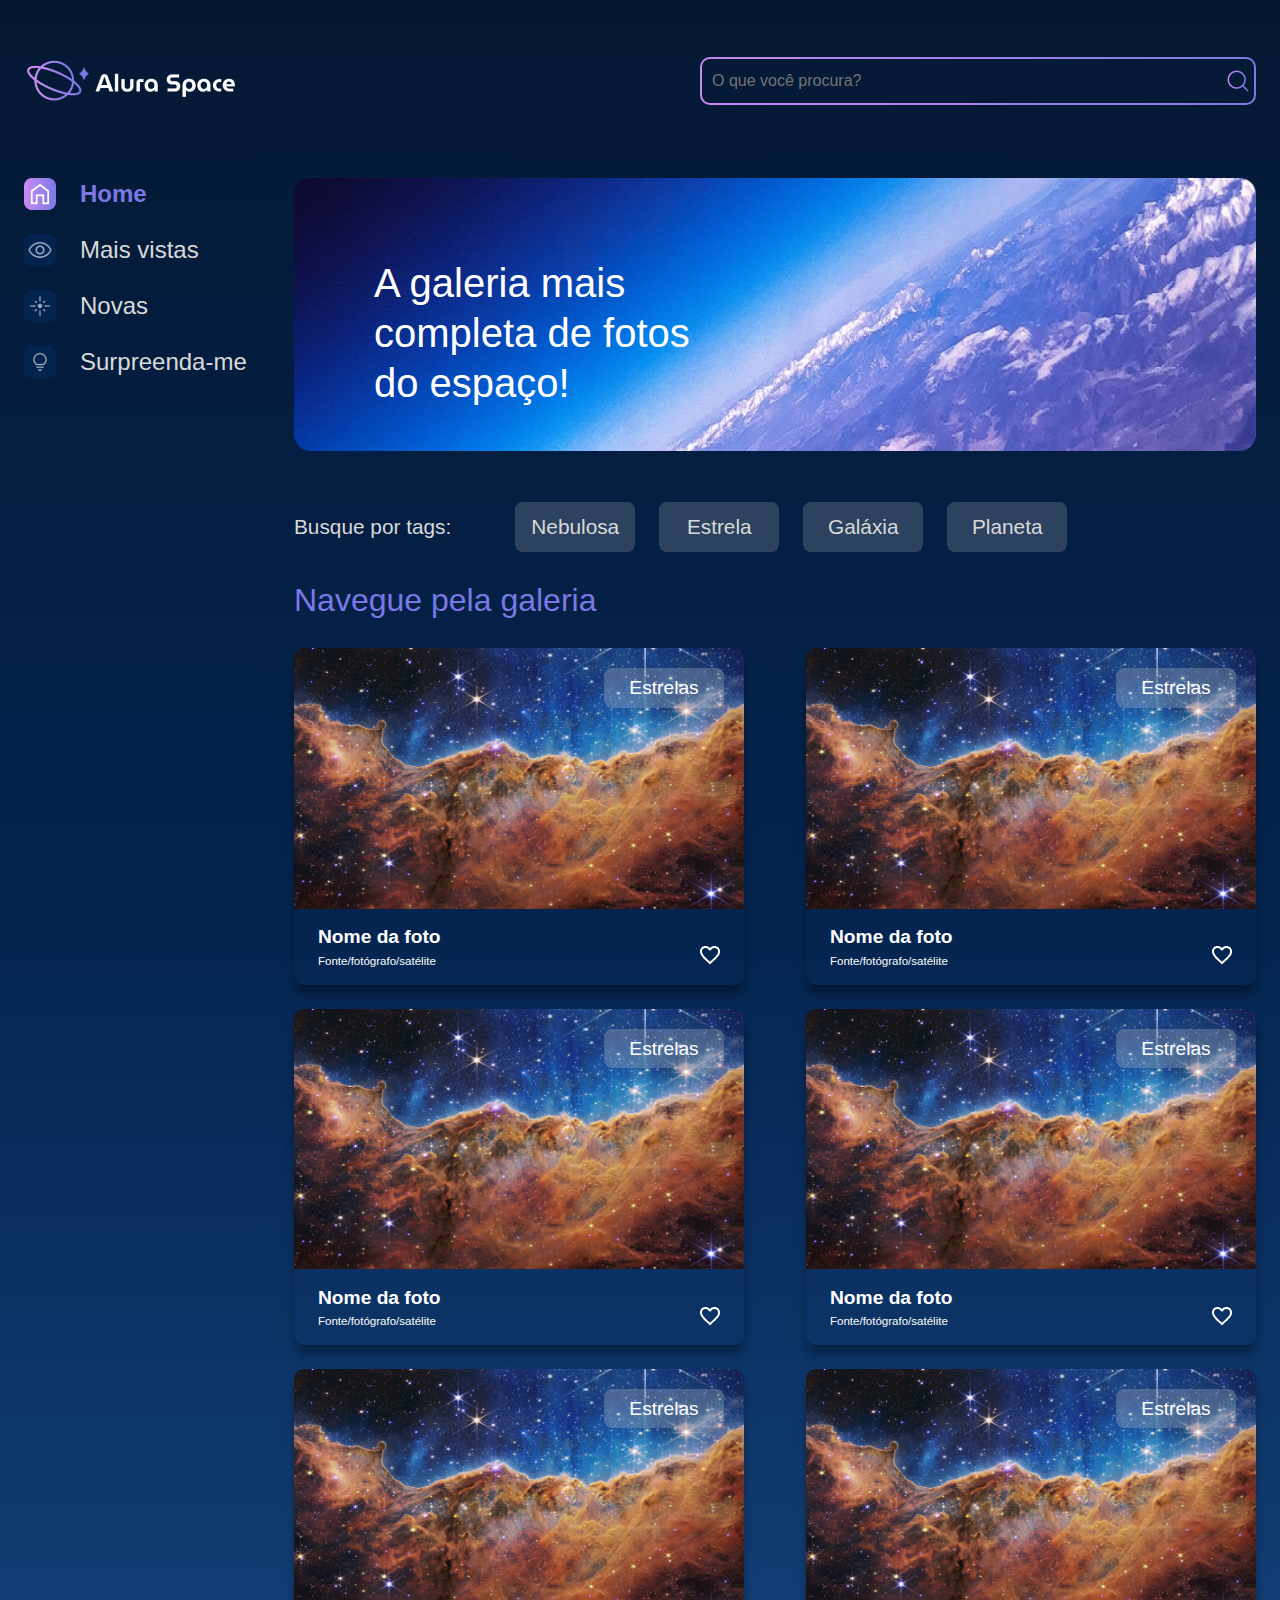
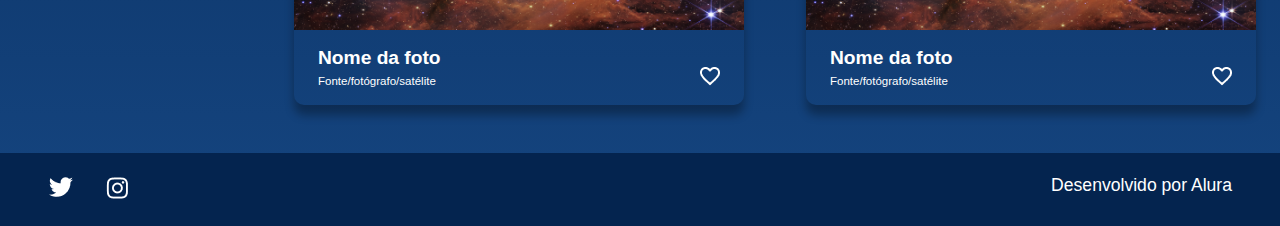
<file: index.html>
<!DOCTYPE html>
<html lang="pt-br">

<head>
    <meta charset="UTF-8">
    <meta http-equiv="X-UA-Compatible" content="IE=edge">
    <meta name="viewport" content="width=device-width, initial-scale=1.0">
    <title>Alura Space</title>
    <link rel="preconnect" href="https://fonts.googleapis.com">
    <link rel="preconnect" href="https://fonts.gstatic.com" crossorigin>
    <link href="https://fonts.googleapis.com/css2?family=Poppins:wght@400;500;600&display=swap" rel="stylesheet">
    <link rel="stylesheet" href="./styles/style.css">
</head>

<body>
    <div class="pagina-inicial">
        <header class="cabecalho">
            <img src="./assets/logo/Logo(2).png" alt="Logo da Alura Space" />
            <div class="cabecalho__busca">
                <div class="busca__fundo">
                    <input class="busca__input" type="text" placeholder="O que você procura?">
                    <img class="busca__icone" src="./assets/ícones/1x/search.png" alt="ícone de search">
                </div>
            </div>
        </header>
        <main class="principal">
            <section class="menu-lateral">
                <nav class="menu-lateral__navegacao">
                    <a href="#"><img src="./assets/ícones/1x/Home - ativo.png"> Home</a>
                    <a href="#"><img src="./assets/ícones/1x/Mais vistas - inativo.png"> Mais vistas</a>
                    <a href="#"><img src="./assets/ícones/1x/Novas - inativo.png"> Novas</a>
                    <a href="#"><img src="./assets/ícones/1x/Surpreenda-me - inativo.png"> Surpreenda-me</a>
                </nav>
            </section>
            <section class="conteudo">
                <section class="banner">
                    <img class="banner__imagem" src="./assets/imagens/Banner(2).png" alt="banner Alura Space">
                    <h1 class="banner__titulo"> A galeria mais completa de fotos do espaço!</h1>
                </section>
                <section class="tags">
                    <p class="tags__titulo">Busque por tags:</p>
                    <ul class="tags__lista">
                        <li class="tags__tag">Nebulosa</li>
                        <li class="tags__tag">Estrela</li>
                        <li class="tags__tag">Galáxia</li>
                        <li class="tags__tag">Planeta</li>
                    </ul>
                </section>
                <section class="galeria">
                    <div class="cards">
                        <h2 class="cards__titulo">Navegue pela galeria</h2>
                        <ul class="cards__lista">
                            <li class="card">
                                <a href="imagem.html">
                                    <img class="card__imagem" src="./assets/imagens/galeria/carina-nebula.png" alt="foto">
                                </a>
                                <span class="card__tag">Estrelas</span>
                                <div class="card__info">
                                    <p class="card__titulo">Nome da foto</p>
                                    <div class="card__texto">
                                        <p class="card__descricao">Fonte/fotógrafo/satélite</p>
                                        <span>
                                            <img src="./assets/ícones/1x/favorite_outline.png" alt="ícone de coração">
                                        </span>
                                    </div>
                                </div>
                            </li>
                            <li class="card">
                                <a href="imagem.html">
                                    <img class="card__imagem" src="./assets/imagens/galeria/carina-nebula.png" alt="foto">
                                </a>
                                <span class="card__tag">Estrelas</span>
                                <div class="card__info">
                                    <p class="card__titulo">Nome da foto</p>
                                    <div class="card__texto">
                                        <p class="card__descricao">Fonte/fotógrafo/satélite</p>
                                        <span>
                                            <img src="./assets/ícones/1x/favorite_outline.png" alt="ícone de coração">
                                        </span>
                                    </div>
                                </div>
                            </li>
                            <li class="card">
                                <a href="imagem.html">
                                    <img class="card__imagem" src="./assets/imagens/galeria/carina-nebula.png" alt="foto">
                                </a>
                                <span class="card__tag">Estrelas</span>
                                <div class="card__info">
                                    <p class="card__titulo">Nome da foto</p>
                                    <div class="card__texto">
                                        <p class="card__descricao">Fonte/fotógrafo/satélite</p>
                                        <span>
                                            <img src="./assets/ícones/1x/favorite_outline.png" alt="ícone de coração">
                                        </span>
                                    </div>
                                </div>
                            </li>
                            <li class="card">
                                <a href="imagem.html">
                                    <img class="card__imagem" src="./assets/imagens/galeria/carina-nebula.png" alt="foto">
                                </a>
                                <span class="card__tag">Estrelas</span>
                                <div class="card__info">
                                    <p class="card__titulo">Nome da foto</p>
                                    <div class="card__texto">
                                        <p class="card__descricao">Fonte/fotógrafo/satélite</p>
                                        <span>
                                            <img src="./assets/ícones/1x/favorite_outline.png" alt="ícone de coração">
                                        </span>
                                    </div>
                                </div>
                            </li>
                            <li class="card">
                                <a href="imagem.html">
                                    <img class="card__imagem" src="./assets/imagens/galeria/carina-nebula.png" alt="foto">
                                </a>
                                <span class="card__tag">Estrelas</span>
                                <div class="card__info">
                                    <p class="card__titulo">Nome da foto</p>
                                    <div class="card__texto">
                                        <p class="card__descricao">Fonte/fotógrafo/satélite</p>
                                        <span>
                                            <img src="./assets/ícones/1x/favorite_outline.png" alt="ícone de coração">
                                        </span>
                                    </div>
                                </div>
                            </li>
                            <li class="card">
                                <a href="imagem.html">
                                    <img class="card__imagem" src="./assets/imagens/galeria/carina-nebula.png" alt="foto">
                                </a>
                                <span class="card__tag">Estrelas</span>
                                <div class="card__info">
                                    <p class="card__titulo">Nome da foto</p>
                                    <div class="card__texto">
                                        <p class="card__descricao">Fonte/fotógrafo/satélite</p>
                                        <span>
                                            <img src="./assets/ícones/1x/favorite_outline.png" alt="ícone de coração">
                                        </span>
                                    </div>
                                </div>
                            </li>
                        </ul>
                    </div>
                </section>
            </section>
        </main>
    </div>
    <footer class="rodape">
        <div class="rodape__icones">
            <a href="https://twitter.com/AluraOnline" target=”_blank” >
                <img src="./assets/ícones/1x/twitter.png" alt="ícone twitter">
            </a>
            <a href="https://www.instagram.com/aluraonline/" target=”_blank” >
                <img src="./assets/ícones/1x/instagram.png" alt="ícone instagram">
            </a>
        </div>
        <p class="rodape__texto">Desenvolvido por Alura</p>
    </footer>
</body>

</html>
</file>
<file: styles/style.css>
/* http://meyerweb.com/eric/tools/css/reset/ 
   v2.0 | 20110126
   License: none (public domain)
*/


html, body, div, span, applet, object, iframe,
h1, h2, h3, h4, h5, h6, p, blockquote, pre,
a, abbr, acronym, address, big, cite, code,
del, dfn, em, img, ins, kbd, q, s, samp,
small, strike, strong, sub, sup, tt, var,
b, u, i, center,
dl, dt, dd, ol, ul, li,
fieldset, form, label, legend,
table, caption, tbody, tfoot, thead, tr, th, td,
article, aside, canvas, details, embed, 
figure, figcaption, footer, header, hgroup, 
menu, nav, output, ruby, section, summary,
time, mark, audio, video {
    margin: 0;
    padding: 0;
    border: 0;
    font-size: 100%;
    font: inherit;
    vertical-align: baseline;
}
/* HTML5 display-role reset for older browsers */
article, aside, details, figcaption, figure, 
footer, header, hgroup, menu, nav, section {
    display: block;
}
body {
    line-height: 1;
    font-family: 'Space Grotesk', sans-serif;
    min-height: 100vh;
    background: linear-gradient(#041833,#04244F,#154580);
    background-repeat: no-repeat;
    background-position: center;
    background-size: cover;
}
ol, ul {
    list-style: none;
}
blockquote, q {
    quotes: none;
}
blockquote:before, blockquote:after,
q:before, q:after {
    content: '';
    content: none;
}
table {
    border-collapse: collapse;
    border-spacing: 0;
}

.banner {
    width: auto;
    position: relative;
    margin-bottom: 1.5rem;
}

.banner__imagem {
    width: 100%;
}

.banner__titulo {
    color: #FFFFFF;
    font-size: 40px;
    width: 350px;
    line-height: 50px;
    position: absolute;
    top: 80px;
    left: 80px;
}

.cabecalho {
    align-items: center;
    display: flex;
    justify-content: space-between;
    margin: 1.5rem 0 4rem 0;
}

.cabecalho__busca {
    align-items: center;
    border-radius: 10px;
    background: linear-gradient(45deg, #C98CF1,#7B78E5);
    display: flex;
    height: auto;
    justify-content: space-between;
    padding: 2px;
    width: auto; 
}

.busca__fundo {
    align-items: center;
    background-color: #041A37;
    border-radius: 8px;
    display: flex;
    margin: 0 auto;
    width: 100%;
}

.busca__input {
    align-items: center;
    background-color: transparent;
    border: none;
    font-size: 1rem;
    height: 24px;
    padding: 10px;
    width: 500px;
}

.busca__icone {
    cursor: pointer;
    width: 2rem;
    height: 2rem;
}

.cards {
    width: 100%;
}

.cards__titulo {
    color: #7B78E5;
    font-size: 2rem;
    line-height: 3rem;
    margin-bottom: 1.5rem;
}

.cards__lista{
    display: flex;
    flex-wrap: wrap;
    justify-content: space-between;
    align-content: space-between;
}

.card {
    border-radius: 10px;
    box-shadow: 0px 10px 10px #00000050;
    color: #FFFFFF;
    margin-bottom: 1.5rem;
    position: relative;
    width: 450px;
}

.card__imagem {
    width: 450px;
    border-radius: 10px 10px 0 0;
}

.card__tag {
    background-color: #D9D9D940;
    border-radius: 8px;
    border: 2px solid transparent;
    font-size: 1.2rem;
    left: 310px;
    margin-right: 1.5rem;
    padding: .5rem .5rem;
    position: absolute;
    text-align: center;
    top: 20px;
    width: 100px;
}

.card__info {
    font-size: 1.2rem;
    padding: 0 1.5rem 1rem 1.5rem;
}

.card__titulo {
    font-weight: bold;
    line-height: 1.2rem;
    margin-top: 0.8em;
}

.card__texto {
    display: flex;
    justify-content: space-between;
    flex-wrap: wrap;
}

.card__texto img {
    cursor: pointer;
}

.card__descricao {
    font-size: 0.6em;
    margin-top: 0.8em;
}

.galeria {
    display: flex;
    width: 100%;
}

.imagem {
    display: flex;
    justify-content: center;
    align-items: center;
}

.imagem__conteudo {
    background-color: transparent;
    display: flex;
    flex-direction: column;
    border-radius: 20px 20px 0 0;
    width: 950px;
}

.imagem__imagem {
    width: 100%;
    border-radius: 20px;
}

.imagem__info {
    font-size: 1.2rem;
    display: flex;
    justify-content: space-between;
    align-items: center;
    margin-bottom: 1rem;
    margin-top: 1rem;
}

.imagem__texto {
    display: flex;
    flex-direction: column;
    justify-content: space-between;
    color: #FFFFFF;
    margin-top: 0.5rem;
}

.imagem__titulo {
    font-weight: bold;
    line-height: 2rem;
    color: #FFFFFF;
}

.imagem__texto {
    font-size: 1rem;
}

.imagem__descricao {
    font-size: 0.7rem;
}

.menu-lateral {
    padding-right: 1.5rem;
    box-sizing: border-box;
    min-width: 270px;
}

.menu-lateral__navegacao {
    display: flex;
    flex-direction: column;
}

.menu-lateral__navegacao a {
    font-family: 'Space Grotesk', sans-serif;
    align-items: center;
    display: flex;
    margin-bottom: 1.5rem;
    text-decoration: none;
    color: #D9D9D9;
    font-size: 24px;
}

.menu-lateral__navegacao a:first-child {
    font-weight: bold;
    color: #7B78E5;
}

.menu-lateral__navegacao img {
    margin-right: 1.5rem;
}

.pagina-inicial {
    max-width: 1440px;
    padding: 1.5rem;
    margin: 0 auto;
}

.populares {
    margin-left: 1.5rem;
}

.populares__titulo {
    font-size: 2rem;
    color: #7B78E5;
    line-height: 3rem;
    margin-bottom: 1.5rem;
}

.populares__imagens {
    display: flex;
    flex-direction: column;
}

.populares__imagem {
    margin-bottom: 1.5rem;
}

.populares__botao {
    width: 100%;
    height: 50px;
    border-radius: 10px;
    background: linear-gradient(45deg, #C98CF1,#7B78E5);
    padding: 2px;
    box-sizing: border-box;
}

.populares__link {
    display: flex;
    justify-content: center;
    align-items: center;
    font-size: 20px;
    text-decoration: none;
    color: #FFFFFF;
    background-color: #082D5C;
    width: 100%;
    height: 100%;
    border-radius: 8px;
    transition: .5s;
}

.populares__link:hover {
    background: transparent;
}

.principal {
    display: flex;
    justify-content: space-between;
}

.rodape {
    background-color: #04244F;
    width: 100%;
    padding: 1.5rem 3rem;
    box-sizing: border-box;
    display: flex;
    justify-content: space-between;
    color: #FFFFFF;
}

.rodape__icones {
    width: 80px;
    display: flex;
    justify-content: space-between;
}

.rodape__texto {
    font-size: 1.1rem;
}

.tags {
    padding: 1.5rem 0;
    display: flex;
    align-items: center;
    color: #D9D9D9;
    font-size: 1.3rem;
}

.tags__titulo {
    margin-right: 4rem;
}

.tags__lista {
    display: flex;
}

.tags__tag {
    background-color: #D9D9D930;
    margin-right: 1.5rem;
    border-radius: 8px;
    padding: .8rem .5rem;
    width: 100px;
    text-align: center;
    border: 2px solid transparent;
}

.tags__tag:hover {
    border: 2px solid #7B78E5;
    cursor: pointer;
}
</file>
